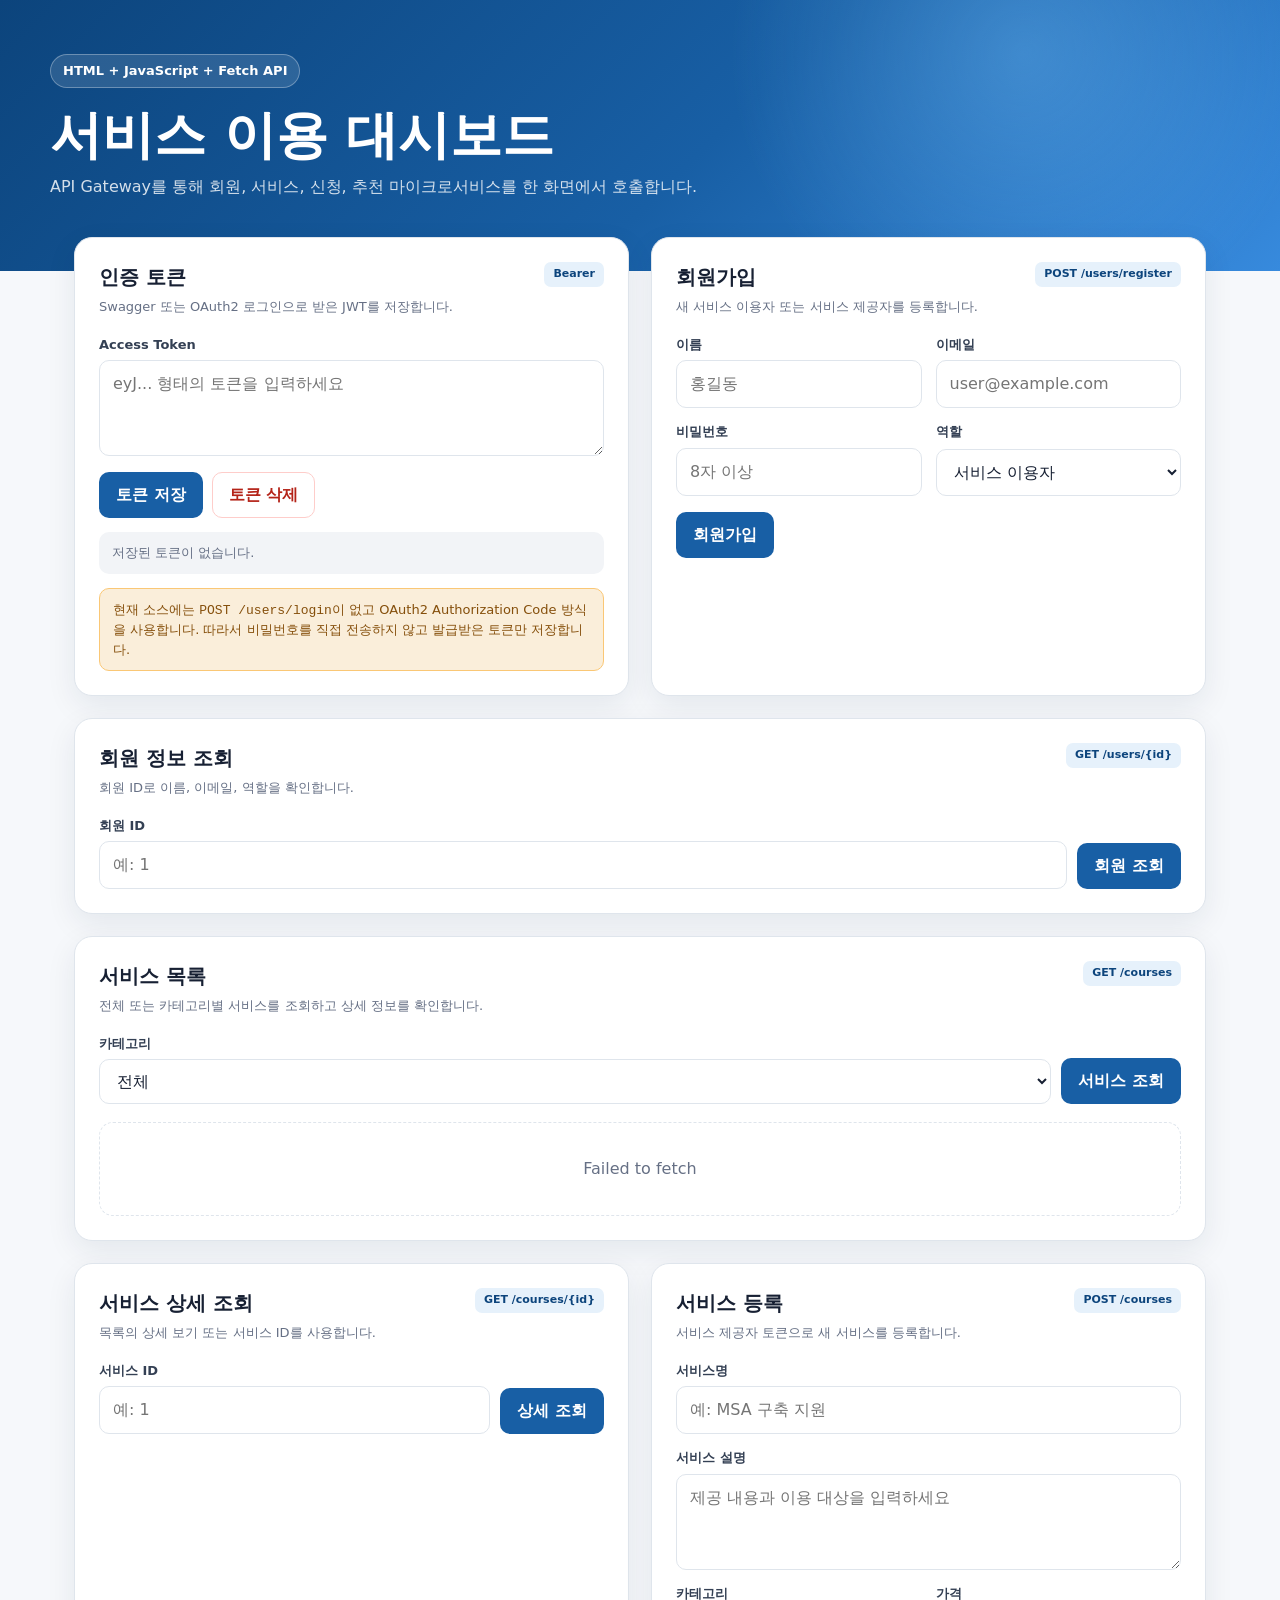
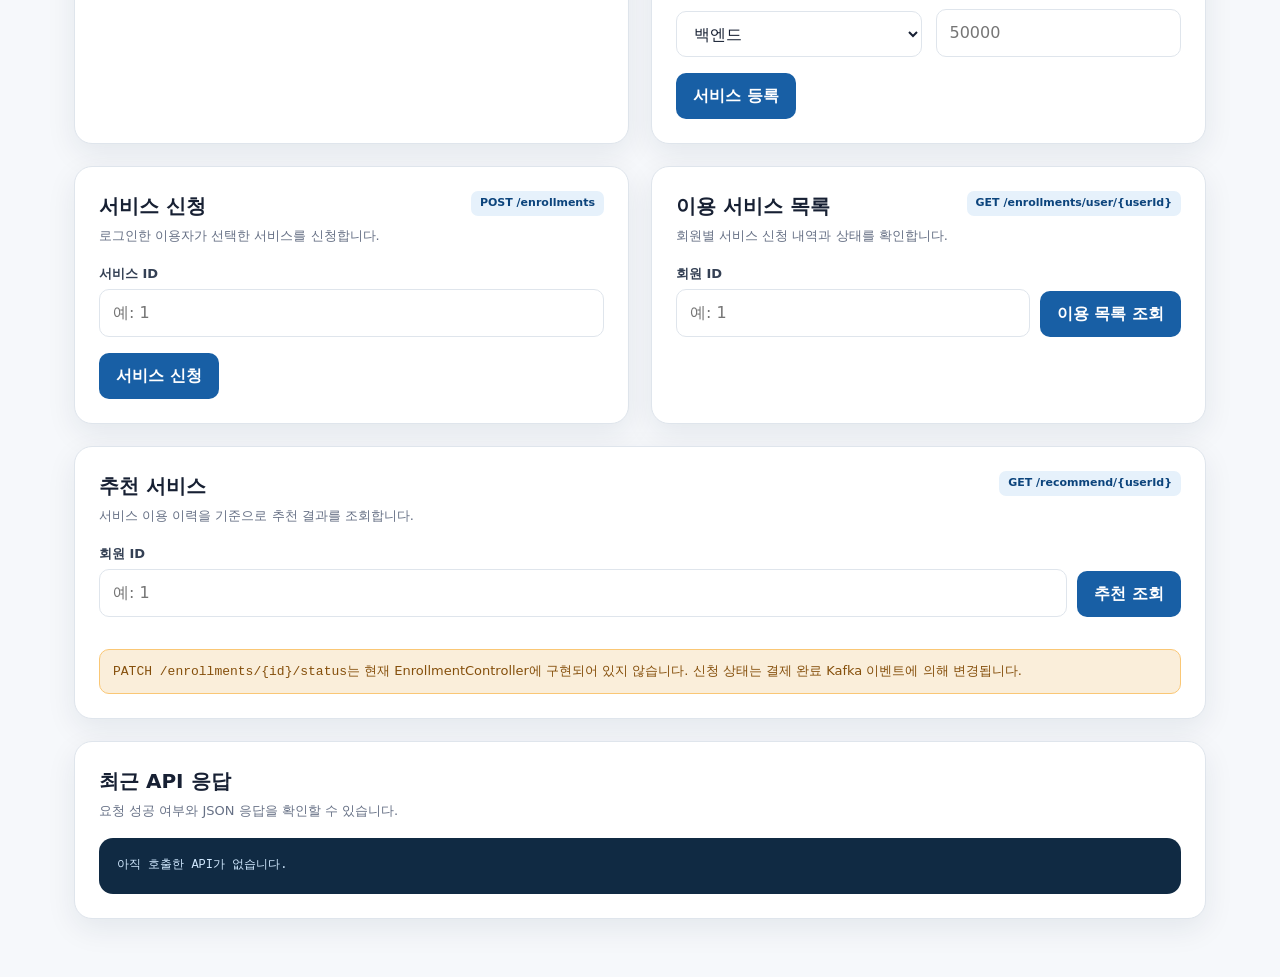
<file: html-frontend/index.html>
<!DOCTYPE html>
<html lang="ko">
<head>
  <meta charset="UTF-8">
  <meta name="viewport" content="width=device-width, initial-scale=1.0">
  <title>LearnNexus 서비스 실습</title>
  <style>
    :root {
      --primary: #185fa5;
      --primary-dark: #0c447c;
      --primary-light: #e6f1fb;
      --success: #0f6e56;
      --success-light: #e1f5ee;
      --danger: #b42318;
      --danger-light: #fef3f2;
      --warning: #854f0b;
      --warning-light: #faeeda;
      --text: #172033;
      --muted: #667085;
      --border: #dfe5ec;
      --surface: #ffffff;
      --background: #f6f8fb;
      --shadow: 0 10px 30px rgba(16, 42, 67, 0.08);
    }

    * {
      box-sizing: border-box;
    }

    body {
      margin: 0;
      color: var(--text);
      background: var(--background);
      font-family: "Pretendard", "Noto Sans KR", system-ui, sans-serif;
      line-height: 1.5;
    }

    button,
    input,
    select,
    textarea {
      font: inherit;
    }

    button {
      cursor: pointer;
    }

    .hero {
      color: #fff;
      background:
        radial-gradient(circle at 80% 20%, rgba(126, 200, 255, 0.32), transparent 28%),
        linear-gradient(135deg, #0c447c, #185fa5 55%, #378add);
      padding: 54px 24px 72px;
    }

    .hero-inner,
    .layout {
      width: min(1180px, 100%);
      margin: 0 auto;
    }

    .eyebrow {
      display: inline-flex;
      padding: 6px 12px;
      border: 1px solid rgba(255, 255, 255, 0.3);
      border-radius: 999px;
      background: rgba(255, 255, 255, 0.12);
      font-size: 13px;
      font-weight: 700;
    }

    h1 {
      margin: 18px 0 10px;
      font-size: clamp(32px, 5vw, 52px);
      line-height: 1.15;
    }

    .hero p {
      max-width: 720px;
      margin: 0;
      color: rgba(255, 255, 255, 0.82);
    }

    .layout {
      display: grid;
      gap: 22px;
      margin-top: -34px;
      padding: 0 24px 60px;
    }

    .grid {
      display: grid;
      grid-template-columns: repeat(2, minmax(0, 1fr));
      gap: 22px;
    }

    .card {
      min-width: 0;
      padding: 24px;
      border: 1px solid var(--border);
      border-radius: 18px;
      background: var(--surface);
      box-shadow: var(--shadow);
    }

    .card.full {
      grid-column: 1 / -1;
    }

    .card-header {
      display: flex;
      align-items: flex-start;
      justify-content: space-between;
      gap: 16px;
      margin-bottom: 18px;
    }

    h2 {
      margin: 0;
      font-size: 20px;
    }

    .description {
      margin: 5px 0 0;
      color: var(--muted);
      font-size: 13px;
    }

    .method {
      flex: 0 0 auto;
      padding: 4px 9px;
      border-radius: 7px;
      color: var(--primary-dark);
      background: var(--primary-light);
      font-size: 11px;
      font-weight: 800;
    }

    .form-grid {
      display: grid;
      grid-template-columns: repeat(2, minmax(0, 1fr));
      gap: 14px;
    }

    .field {
      display: grid;
      gap: 6px;
    }

    .field.full {
      grid-column: 1 / -1;
    }

    label {
      color: #344054;
      font-size: 13px;
      font-weight: 700;
    }

    input,
    select,
    textarea {
      width: 100%;
      padding: 11px 13px;
      border: 1px solid var(--border);
      border-radius: 10px;
      color: var(--text);
      background: #fff;
      outline: none;
      transition: border-color 0.2s, box-shadow 0.2s;
    }

    input:focus,
    select:focus,
    textarea:focus {
      border-color: var(--primary);
      box-shadow: 0 0 0 3px rgba(24, 95, 165, 0.12);
    }

    textarea {
      min-height: 96px;
      resize: vertical;
    }

    .actions {
      display: flex;
      flex-wrap: wrap;
      gap: 9px;
      margin-top: 16px;
    }

    .button {
      padding: 10px 16px;
      border: 1px solid transparent;
      border-radius: 10px;
      color: #fff;
      background: var(--primary);
      font-weight: 700;
      transition: transform 0.2s, background 0.2s;
    }

    .button:hover {
      background: var(--primary-dark);
      transform: translateY(-1px);
    }

    .button:disabled {
      cursor: wait;
      opacity: 0.65;
      transform: none;
    }

    .button.secondary {
      color: var(--primary);
      border-color: var(--primary);
      background: #fff;
    }

    .button.secondary:hover {
      background: var(--primary-light);
    }

    .button.danger {
      color: var(--danger);
      border-color: #fecdca;
      background: #fff;
    }

    .token-status,
    .notice,
    .message {
      margin-top: 14px;
      padding: 11px 13px;
      border-radius: 10px;
      font-size: 13px;
    }

    .token-status {
      color: var(--muted);
      background: #f2f4f7;
    }

    .token-status.saved {
      color: var(--success);
      background: var(--success-light);
    }

    .notice {
      color: var(--warning);
      border: 1px solid #fac775;
      background: var(--warning-light);
    }

    .message {
      display: none;
    }

    .message.show {
      display: block;
    }

    .message.success {
      color: var(--success);
      background: var(--success-light);
    }

    .message.error {
      color: var(--danger);
      background: var(--danger-light);
    }

    .toolbar {
      display: flex;
      flex-wrap: wrap;
      align-items: end;
      gap: 10px;
    }

    .toolbar .field {
      min-width: 190px;
      flex: 1;
    }

    .service-grid {
      display: grid;
      grid-template-columns: repeat(3, minmax(0, 1fr));
      gap: 14px;
      margin-top: 18px;
    }

    .service-item {
      display: grid;
      gap: 10px;
      padding: 17px;
      border: 1px solid var(--border);
      border-radius: 14px;
      background: #fff;
    }

    .service-item h3 {
      margin: 0;
      font-size: 16px;
    }

    .service-item p {
      min-height: 42px;
      margin: 0;
      color: var(--muted);
      font-size: 13px;
    }

    .service-meta {
      display: flex;
      justify-content: space-between;
      gap: 8px;
      color: var(--muted);
      font-size: 12px;
    }

    .badge {
      width: fit-content;
      padding: 4px 9px;
      border-radius: 999px;
      color: var(--primary-dark);
      background: var(--primary-light);
      font-size: 11px;
      font-weight: 800;
    }

    .empty {
      grid-column: 1 / -1;
      padding: 34px;
      border: 1px dashed var(--border);
      border-radius: 14px;
      color: var(--muted);
      text-align: center;
    }

    .result-table {
      width: 100%;
      margin-top: 16px;
      border-collapse: collapse;
      font-size: 13px;
    }

    .result-table th,
    .result-table td {
      padding: 10px;
      border-bottom: 1px solid var(--border);
      text-align: left;
      vertical-align: top;
    }

    .result-table th {
      color: var(--muted);
      font-size: 12px;
    }

    pre {
      max-height: 360px;
      margin: 0;
      padding: 18px;
      overflow: auto;
      border-radius: 14px;
      color: #d1e9ff;
      background: #102a43;
      font: 12px/1.65 ui-monospace, SFMono-Regular, Menlo, monospace;
      white-space: pre-wrap;
      word-break: break-word;
    }

    @media (max-width: 900px) {
      .grid,
      .service-grid {
        grid-template-columns: 1fr;
      }

      .card.full {
        grid-column: auto;
      }
    }

    @media (max-width: 620px) {
      .form-grid {
        grid-template-columns: 1fr;
      }

      .field.full {
        grid-column: auto;
      }

      .card {
        padding: 18px;
      }
    }
  </style>
</head>
<body>
  <header class="hero">
    <div class="hero-inner">
      <span class="eyebrow">HTML + JavaScript + Fetch API</span>
      <h1>서비스 이용 대시보드</h1>
      <p>API Gateway를 통해 회원, 서비스, 신청, 추천 마이크로서비스를 한 화면에서 호출합니다.</p>
    </div>
  </header>

  <main class="layout">
    <section class="grid" aria-label="회원과 인증">
      <article class="card">
        <div class="card-header">
          <div>
            <h2>인증 토큰</h2>
            <p class="description">Swagger 또는 OAuth2 로그인으로 받은 JWT를 저장합니다.</p>
          </div>
          <span class="method">Bearer</span>
        </div>

        <div class="field">
          <label for="token-input">Access Token</label>
          <textarea id="token-input" placeholder="eyJ... 형태의 토큰을 입력하세요"></textarea>
        </div>
        <div class="actions">
          <button id="save-token-button" class="button" type="button">토큰 저장</button>
          <button id="clear-token-button" class="button danger" type="button">토큰 삭제</button>
        </div>
        <div id="token-status" class="token-status" aria-live="polite">저장된 토큰이 없습니다.</div>
        <div class="notice">
          현재 소스에는 <code>POST /users/login</code>이 없고 OAuth2 Authorization Code 방식을 사용합니다.
          따라서 비밀번호를 직접 전송하지 않고 발급받은 토큰만 저장합니다.
        </div>
      </article>

      <article class="card">
        <div class="card-header">
          <div>
            <h2>회원가입</h2>
            <p class="description">새 서비스 이용자 또는 서비스 제공자를 등록합니다.</p>
          </div>
          <span class="method">POST /users/register</span>
        </div>

        <form id="register-form">
          <div class="form-grid">
            <div class="field">
              <label for="register-name">이름</label>
              <input id="register-name" name="name" required placeholder="홍길동">
            </div>
            <div class="field">
              <label for="register-email">이메일</label>
              <input id="register-email" name="email" type="email" required placeholder="user@example.com">
            </div>
            <div class="field">
              <label for="register-password">비밀번호</label>
              <input id="register-password" name="password" type="password" minlength="8" required placeholder="8자 이상">
            </div>
            <div class="field">
              <label for="register-role">역할</label>
              <select id="register-role" name="role">
                <option value="STUDENT">서비스 이용자</option>
                <option value="INSTRUCTOR">서비스 제공자</option>
              </select>
            </div>
          </div>
          <div class="actions">
            <button class="button" type="submit">회원가입</button>
          </div>
          <div id="register-message" class="message" aria-live="polite"></div>
        </form>
      </article>

      <article class="card full">
        <div class="card-header">
          <div>
            <h2>회원 정보 조회</h2>
            <p class="description">회원 ID로 이름, 이메일, 역할을 확인합니다.</p>
          </div>
          <span class="method">GET /users/{id}</span>
        </div>

        <form id="user-form" class="toolbar">
          <div class="field">
            <label for="user-id">회원 ID</label>
            <input id="user-id" type="number" min="1" required placeholder="예: 1">
          </div>
          <button class="button" type="submit">회원 조회</button>
        </form>
        <div id="user-result"></div>
      </article>
    </section>

    <section class="grid" aria-label="서비스 관리">
      <article class="card full">
        <div class="card-header">
          <div>
            <h2>서비스 목록</h2>
            <p class="description">전체 또는 카테고리별 서비스를 조회하고 상세 정보를 확인합니다.</p>
          </div>
          <span class="method">GET /courses</span>
        </div>

        <div class="toolbar">
          <div class="field">
            <label for="category-filter">카테고리</label>
            <select id="category-filter">
              <option value="">전체</option>
              <option value="BACKEND">백엔드</option>
              <option value="FRONTEND">프론트엔드</option>
              <option value="DEVOPS">DevOps</option>
              <option value="DATA_SCIENCE">데이터</option>
              <option value="MOBILE">모바일</option>
              <option value="SECURITY">보안</option>
              <option value="DATABASE">데이터베이스</option>
              <option value="OTHER">기타</option>
            </select>
          </div>
          <button id="load-services-button" class="button" type="button">서비스 조회</button>
        </div>
        <div id="service-list" class="service-grid"></div>
      </article>

      <article class="card">
        <div class="card-header">
          <div>
            <h2>서비스 상세 조회</h2>
            <p class="description">목록의 상세 보기 또는 서비스 ID를 사용합니다.</p>
          </div>
          <span class="method">GET /courses/{id}</span>
        </div>

        <form id="service-detail-form" class="toolbar">
          <div class="field">
            <label for="service-detail-id">서비스 ID</label>
            <input id="service-detail-id" type="number" min="1" required placeholder="예: 1">
          </div>
          <button class="button" type="submit">상세 조회</button>
        </form>
        <div id="service-detail-result"></div>
      </article>

      <article class="card">
        <div class="card-header">
          <div>
            <h2>서비스 등록</h2>
            <p class="description">서비스 제공자 토큰으로 새 서비스를 등록합니다.</p>
          </div>
          <span class="method">POST /courses</span>
        </div>

        <form id="service-create-form">
          <div class="form-grid">
            <div class="field full">
              <label for="service-title">서비스명</label>
              <input id="service-title" required placeholder="예: MSA 구축 지원">
            </div>
            <div class="field full">
              <label for="service-description">서비스 설명</label>
              <textarea id="service-description" placeholder="제공 내용과 이용 대상을 입력하세요"></textarea>
            </div>
            <div class="field">
              <label for="service-category">카테고리</label>
              <select id="service-category" required>
                <option value="BACKEND">백엔드</option>
                <option value="FRONTEND">프론트엔드</option>
                <option value="DEVOPS">DevOps</option>
                <option value="DATA_SCIENCE">데이터</option>
                <option value="MOBILE">모바일</option>
                <option value="SECURITY">보안</option>
                <option value="DATABASE">데이터베이스</option>
                <option value="OTHER">기타</option>
              </select>
            </div>
            <div class="field">
              <label for="service-price">가격</label>
              <input id="service-price" type="number" min="0" required placeholder="50000">
            </div>
          </div>
          <div class="actions">
            <button class="button" type="submit">서비스 등록</button>
          </div>
          <div id="service-create-message" class="message" aria-live="polite"></div>
        </form>
      </article>
    </section>

    <section class="grid" aria-label="서비스 신청과 추천">
      <article class="card">
        <div class="card-header">
          <div>
            <h2>서비스 신청</h2>
            <p class="description">로그인한 이용자가 선택한 서비스를 신청합니다.</p>
          </div>
          <span class="method">POST /enrollments</span>
        </div>

        <form id="enrollment-form">
          <div class="field">
            <label for="enrollment-course-id">서비스 ID</label>
            <input id="enrollment-course-id" type="number" min="1" required placeholder="예: 1">
          </div>
          <div class="actions">
            <button class="button" type="submit">서비스 신청</button>
          </div>
          <div id="enrollment-message" class="message" aria-live="polite"></div>
        </form>
      </article>

      <article class="card">
        <div class="card-header">
          <div>
            <h2>이용 서비스 목록</h2>
            <p class="description">회원별 서비스 신청 내역과 상태를 확인합니다.</p>
          </div>
          <span class="method">GET /enrollments/user/{userId}</span>
        </div>

        <form id="enrollment-list-form" class="toolbar">
          <div class="field">
            <label for="enrollment-user-id">회원 ID</label>
            <input id="enrollment-user-id" type="number" min="1" required placeholder="예: 1">
          </div>
          <button class="button" type="submit">이용 목록 조회</button>
        </form>
        <div id="enrollment-list-result"></div>
      </article>

      <article class="card full">
        <div class="card-header">
          <div>
            <h2>추천 서비스</h2>
            <p class="description">서비스 이용 이력을 기준으로 추천 결과를 조회합니다.</p>
          </div>
          <span class="method">GET /recommend/{userId}</span>
        </div>

        <form id="recommendation-form" class="toolbar">
          <div class="field">
            <label for="recommendation-user-id">회원 ID</label>
            <input id="recommendation-user-id" type="number" min="1" required placeholder="예: 1">
          </div>
          <button class="button" type="submit">추천 조회</button>
        </form>
        <div id="recommendation-result" class="service-grid"></div>
        <div class="notice">
          <code>PATCH /enrollments/{id}/status</code>는 현재 EnrollmentController에 구현되어 있지 않습니다.
          신청 상태는 결제 완료 Kafka 이벤트에 의해 변경됩니다.
        </div>
      </article>
    </section>

    <section class="card" aria-label="API 응답 기록">
      <div class="card-header">
        <div>
          <h2>최근 API 응답</h2>
          <p class="description">요청 성공 여부와 JSON 응답을 확인할 수 있습니다.</p>
        </div>
      </div>
      <pre id="response-log">아직 호출한 API가 없습니다.</pre>
    </section>
  </main>

  <script src="app.js"></script>
</body>
</html>
</file>
